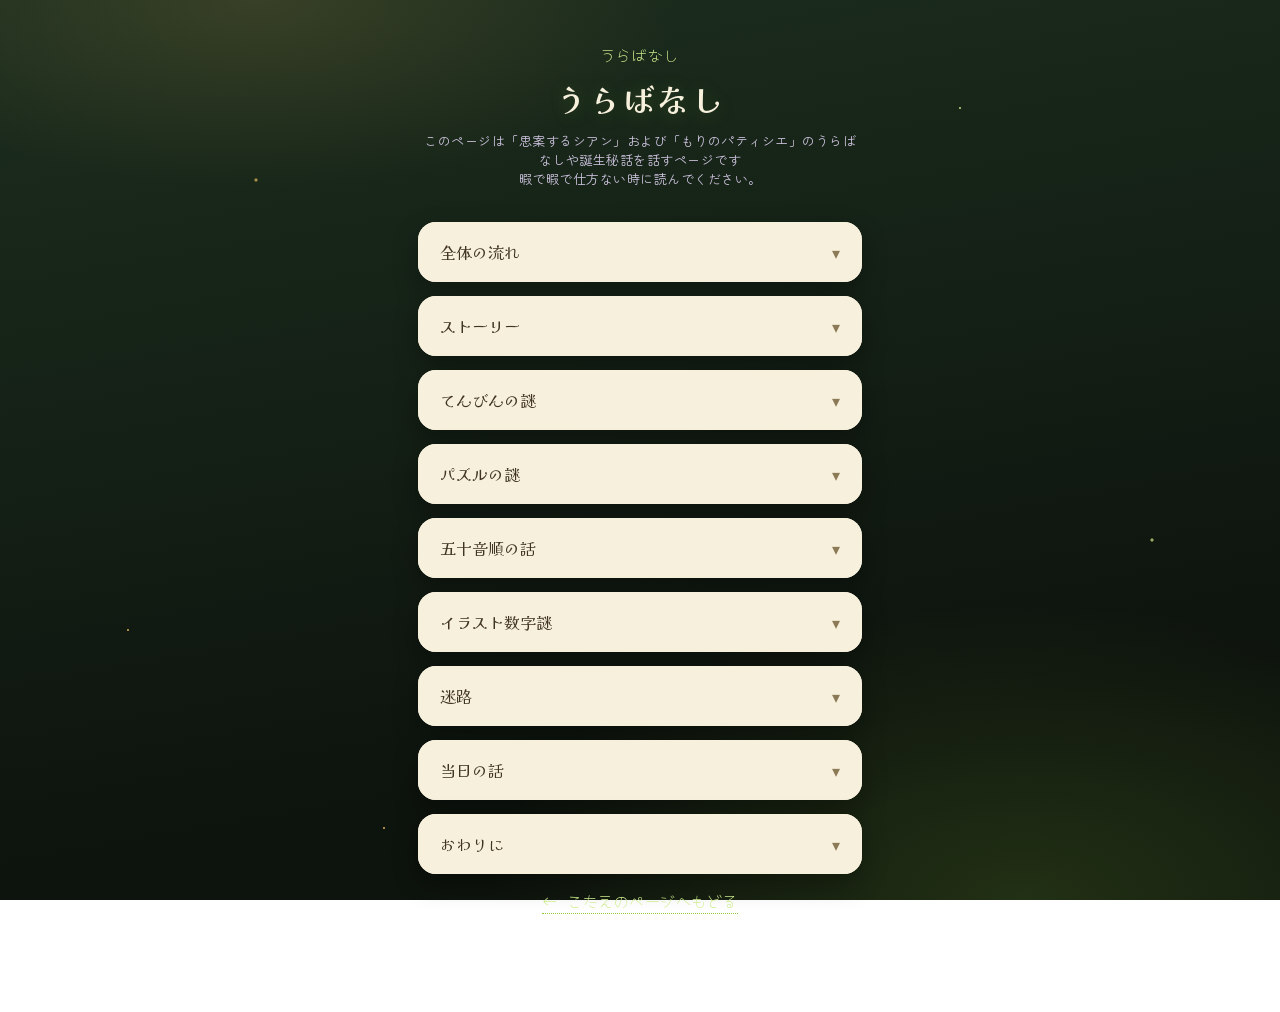
<file: behind/index.html>
<!DOCTYPE html>
<html lang="ja">
<head>
<meta charset="UTF-8">
<meta name="viewport" content="width=device-width, initial-scale=1.0">
<meta name="theme-color" content="#10160c">
<title>うらばなし</title>
<link rel="stylesheet" href="../style.css">
</head>
<body>

<div class="wrap">
  <header class="masthead">
    <span class="tag">うらばなし</span>
    <h1>うらばなし</h1>
    <p>このページは「思案するシアン」および「もりのパティシエ」のうらばなしや誕生秘話を話すページです</p>
    <p>暇で暇で仕方ない時に読んでください。</p>
  </header>

  <main id="hint-area"></main>

  <div class="nav-link">
    <a href="../index.html">← こたえのページへもどる</a>
  </div>
</div>

<script src="behind-data.js"></script>
<script>
(function () {
  const area = document.getElementById("hint-area");

  // hints[from] 以降を、1段ずつネストしたアコーディオンとして組み立てる
  function buildHintChain(hints, from) {
    if (from >= hints.length) return null;

    const wrap = document.createElement("div");
    wrap.className = "acc-body-inner";

    const p = document.createElement("p");
    p.className = "redact";
    p.innerHTML = hints[from];
    wrap.appendChild(p);

    const rest = buildHintChain(hints, from + 1);
    if (rest) {
      const nested = document.createElement("section");
      nested.className = "accordion nested";

      const nestedHead = document.createElement("button");
      nestedHead.type = "button";
      nestedHead.className = "acc-head";
      nestedHead.innerHTML = `<span>さらにヒントを見る</span><span class="chev">▾</span>`;
      nestedHead.addEventListener("click", () => {
        nested.classList.toggle("open");
      });

      const nestedBody = document.createElement("div");
      nestedBody.className = "acc-body";
      nestedBody.appendChild(rest);

      nested.appendChild(nestedHead);
      nested.appendChild(nestedBody);
      wrap.appendChild(nested);
    }

    return wrap;
  }

  HINTS.forEach((item) => {
    const acc = document.createElement("section");
    acc.className = "accordion";

    const head = document.createElement("button");
    head.type = "button";
    head.className = "acc-head";
    head.innerHTML = `<span>${item.title}</span><span class="chev">▾</span>`;
    head.addEventListener("click", () => {
      acc.classList.toggle("open");
    });

    const body = document.createElement("div");
    body.className = "acc-body";

    const chain = buildHintChain(item.hints || [], 0);
    if (chain) body.appendChild(chain);

    acc.appendChild(head);
    acc.appendChild(body);
    area.appendChild(acc);
  });
})();
</script>
</body>
</html>
</file>
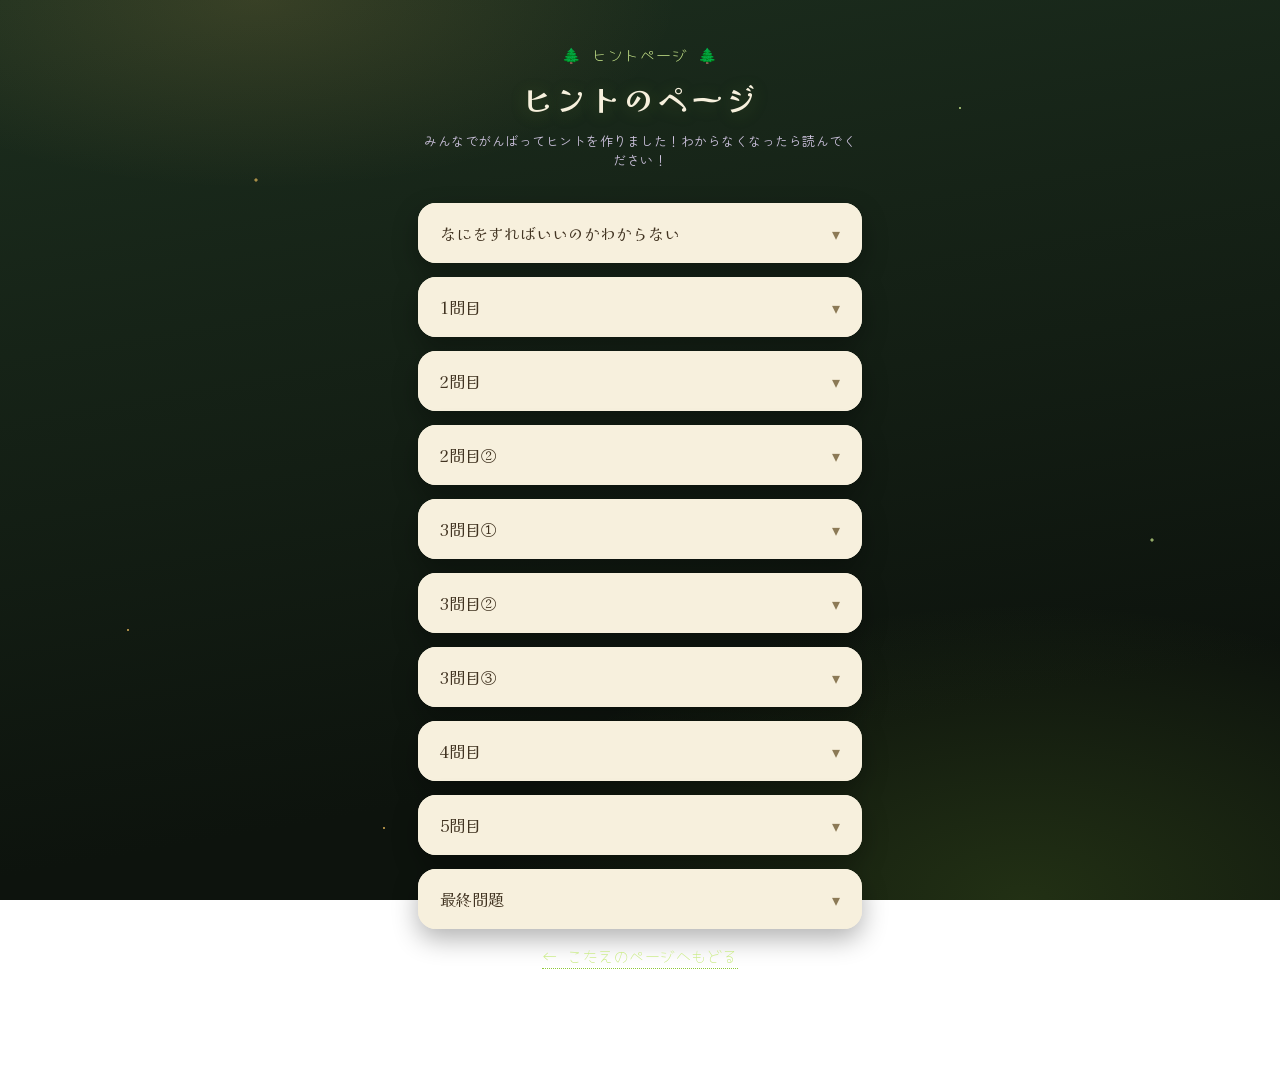
<file: hint/index.html>
<!DOCTYPE html>
<html lang="ja">
<head>
<meta charset="UTF-8">
<meta name="viewport" content="width=device-width, initial-scale=1.0">
<meta name="theme-color" content="#10160c">
<title>ヒントページ</title>
<link rel="stylesheet" href="../style.css">
</head>
<body>

<div class="wrap">
  <header class="masthead">
    <span class="tag">🌲 ヒントページ 🌲</span>
    <h1>ヒントのページ</h1>
    <p>みんなでがんばってヒントを作りました！わからなくなったら読んでください！</p>
  </header>

  <main id="hint-area"></main>

  <div class="nav-link">
    <a href="../index.html">← こたえのページへもどる</a>
  </div>
</div>

<script src="hints-data.js"></script>
<script>
(function () {
  const area = document.getElementById("hint-area");

  // hints[from] 以降を、1段ずつネストしたアコーディオンとして組み立てる
  function buildHintChain(hints, from) {
    if (from >= hints.length) return null;

    const wrap = document.createElement("div");
    wrap.className = "acc-body-inner";

    const p = document.createElement("p");
    p.className = "redact";
    p.innerHTML = hints[from];
    wrap.appendChild(p);

    const rest = buildHintChain(hints, from + 1);
    if (rest) {
      const nested = document.createElement("section");
      nested.className = "accordion nested";

      const nestedHead = document.createElement("button");
      nestedHead.type = "button";
      nestedHead.className = "acc-head";
      nestedHead.innerHTML = `<span>さらにヒントを見る</span><span class="chev">▾</span>`;
      nestedHead.addEventListener("click", () => {
        nested.classList.toggle("open");
      });

      const nestedBody = document.createElement("div");
      nestedBody.className = "acc-body";
      nestedBody.appendChild(rest);

      nested.appendChild(nestedHead);
      nested.appendChild(nestedBody);
      wrap.appendChild(nested);
    }

    return wrap;
  }

  HINTS.forEach((item) => {
    const acc = document.createElement("section");
    acc.className = "accordion";

    const head = document.createElement("button");
    head.type = "button";
    head.className = "acc-head";
    head.innerHTML = `<span>${item.title}</span><span class="chev">▾</span>`;
    head.addEventListener("click", () => {
      acc.classList.toggle("open");
    });

    const body = document.createElement("div");
    body.className = "acc-body";

    const chain = buildHintChain(item.hints || [], 0);
    if (chain) body.appendChild(chain);

    acc.appendChild(head);
    acc.appendChild(body);
    area.appendChild(acc);
  });
})();
</script>
</body>
</html>
</file>
<file: style.css>
@import url("https://fonts.googleapis.com/css2?family=Kaisei+Decol:wght@500;700&family=Zen+Maru+Gothic:wght@400;500;700&family=Yomogi&display=swap");

:root {
  --bg-1: #1c2e1e;
  --bg-2: #0d130d;
  --paper: #f7f0dd;
  --paper-dark: #ecdfb8;
  --ink: #423422;
  --ink-soft: #8c7a56;
  --leaf: #8fc93a;
  --leaf-light: #cdec8e;
  --verified: #6b9c2f;
  --danger: #cf7d6e;
  --gold: #e8b95c;
  --lavender: #b98a4e;
  --serif: "Kaisei Decol", serif;
  --sans: "Zen Maru Gothic", sans-serif;
  --script: "Yomogi", cursive;
}

* { box-sizing: border-box; }

html { scroll-behavior: smooth; }

body {
  margin: 0;
  background:
    radial-gradient(ellipse 55% 35% at 20% 0%, rgba(232, 185, 92, 0.14), transparent 60%),
    radial-gradient(ellipse 70% 55% at 80% 100%, rgba(143, 201, 58, 0.16), transparent 60%),
    linear-gradient(170deg, var(--bg-1), var(--bg-2) 78%);
  background-attachment: fixed;
  color: var(--paper);
  font-family: var(--sans);
  min-height: 100vh;
  padding: 0 0 80px;
}

/* 森にまう蛍の光 */
body::before {
  content: "";
  position: fixed;
  inset: 0;
  pointer-events: none;
  opacity: 0.7;
  z-index: 0;
  background-image:
    radial-gradient(2px 2px at 20% 20%, #e8b95c 60%, transparent 100%),
    radial-gradient(1.5px 1.5px at 75% 12%, #cdec8e 60%, transparent 100%),
    radial-gradient(1.5px 1.5px at 45% 35%, #e8b95c 60%, transparent 100%),
    radial-gradient(2px 2px at 90% 60%, #cdec8e 60%, transparent 100%),
    radial-gradient(1.5px 1.5px at 10% 70%, #e8b95c 60%, transparent 100%),
    radial-gradient(2px 2px at 60% 85%, #cdec8e 60%, transparent 100%),
    radial-gradient(1.5px 1.5px at 30% 92%, #e8b95c 60%, transparent 100%);
  background-repeat: no-repeat;
}

.wrap {
  position: relative;
  z-index: 1;
  max-width: 480px;
  margin: 0 auto;
  padding: 44px 18px calc(20px + env(safe-area-inset-bottom, 0px));
}

/* ---------- ヘッダー ---------- */
.masthead {
  text-align: center;
  margin-bottom: 34px;
}

.masthead .tag {
  font-family: var(--script);
  font-size: 15px;
  letter-spacing: 1px;
  color: var(--leaf-light);
  display: block;
  margin-bottom: 10px;
}

.masthead h1 {
  font-family: var(--serif);
  font-weight: 700;
  font-size: 32px;
  letter-spacing: 2px;
  margin: 0 0 10px;
  color: var(--paper);
  text-shadow: 0 2px 18px rgba(143, 201, 58, 0.25);
}

.masthead p {
  font-size: 13px;
  color: #cfc4e0;
  margin: 0;
  letter-spacing: 0.5px;
}

.masthead .deco {
  color: var(--gold);
  letter-spacing: 8px;
  font-size: 12px;
  display: block;
  margin-top: 14px;
  opacity: 0.8;
}

/* ---------- 進捗トラッカー ---------- */
.progress {
  display: flex;
  justify-content: center;
  gap: 10px;
  margin: 0 0 30px;
  flex-wrap: wrap;
}

.progress .dot {
  width: 32px;
  height: 32px;
  border: 1.5px solid rgba(255, 255, 255, 0.25);
  border-radius: 50%;
  display: flex;
  align-items: center;
  justify-content: center;
  font-family: var(--sans);
  font-weight: 700;
  font-size: 12px;
  color: rgba(255, 255, 255, 0.4);
  transition: all 0.4s ease;
  background: rgba(255, 255, 255, 0.03);
}

.progress .dot.done {
  border-color: var(--leaf);
  color: var(--leaf-light);
  background: rgba(143, 201, 58, 0.16);
}

.progress .dot.current {
  border-color: var(--gold);
  color: var(--gold);
  box-shadow: 0 0 0 4px rgba(240, 196, 109, 0.15);
}

/* ---------- 注意事項カード（巻物ふう） ---------- */
.notice {
  background: var(--paper-dark);
  color: var(--ink);
  border-radius: 18px;
  padding: 22px 22px 20px;
  margin-bottom: 24px;
  position: relative;
  box-shadow: 0 14px 32px rgba(0, 0, 0, 0.35);
  border: 1px dashed #c9b489;
}

.notice::before {
  content: "";
  display: block;
  text-align: center;
  color: var(--leaf);
  font-size: 16px;
  margin-bottom: 8px;
}

.notice h2 {
  font-family: var(--serif);
  font-size: 16px;
  text-align: center;
  margin: 0 0 14px;
  color: var(--ink);
}

.notice ul {
  margin: 0;
  padding: 0;
  list-style: none;
}

.notice li {
  font-size: 13px;
  line-height: 1.8;
  padding-left: 22px;
  position: relative;
  margin-bottom: 8px;
  color: var(--ink);
}

.notice li:last-child { margin-bottom: 0; }

.notice li::before {
  content: "🌿";
  position: absolute;
  left: 0;
  top: 0.5px;
  font-size: 12px;
}

/* ---------- カード（お話のページ） ---------- */
.case {
  background: var(--paper);
  color: var(--ink);
  border-radius: 22px;
  padding: 28px 24px 26px;
  margin-bottom: 26px;
  position: relative;
  box-shadow: 0 18px 40px rgba(0, 0, 0, 0.4), 0 1px 0 rgba(255, 255, 255, 0.5) inset;
  animation: rise 0.5s ease both;
}

@keyframes rise {
  from { opacity: 0; transform: translateY(14px); }
  to   { opacity: 1; transform: translateY(0); }
}

.case::before {
  content: "🌲 · 🍄 · 🌲";
  display: block;
  text-align: center;
  color: var(--leaf);
  font-size: 12px;
  letter-spacing: 3px;
  margin-bottom: 14px;
  opacity: 0.75;
}

.case .label {
  font-family: var(--script);
  font-size: 15px;
  color: var(--verified);
  display: flex;
  justify-content: space-between;
  align-items: center;
  margin-bottom: 12px;
}

.case .label .stamp {
  font-family: var(--sans);
  font-weight: 700;
  font-size: 10px;
  letter-spacing: 1px;
  color: #fff;
  background: var(--verified);
  padding: 4px 11px;
  border-radius: 999px;
  opacity: 0;
  transform: scale(1.5) rotate(-6deg);
  transition: all 0.35s cubic-bezier(0.2, 1.4, 0.4, 1);
}

.case.solved .label .stamp {
  opacity: 1;
  transform: scale(1) rotate(-6deg);
}

.case .question {
  font-family: var(--serif);
  font-size: 18px;
  line-height: 1.85;
  margin: 0 0 22px;
}

.case form {
  display: flex;
  gap: 10px;
}

.case input[type="text"] {
  flex: 1;
  font-family: var(--sans);
  font-size: 15px;
  padding: 13px 16px;
  border: 1.5px solid #e2d3ae;
  border-radius: 999px;
  background: #fffbf2;
  color: var(--ink);
  outline: none;
  transition: border-color 0.2s, box-shadow 0.2s;
}

.case input[type="text"]:focus {
  border-color: var(--leaf);
  box-shadow: 0 0 0 4px rgba(143, 201, 58, 0.18);
}

.case button {
  font-family: var(--sans);
  font-weight: 700;
  font-size: 14px;
  letter-spacing: 0.5px;
  padding: 13px 22px;
  border: none;
  border-radius: 999px;
  background: var(--leaf);
  color: #22350c;
  cursor: pointer;
  transition: background 0.2s, transform 0.1s;
}

.case button:hover { background: var(--leaf-light); }
.case button:active { transform: translateY(1px); }

.case .feedback {
  margin-top: 12px;
  font-size: 13px;
  font-family: var(--sans);
  letter-spacing: 0.3px;
  min-height: 18px;
}

.case .feedback.wrong { color: var(--danger); }
.case .feedback.correct { color: var(--verified); font-weight: 700; }

.case.shake { animation: rise 0.5s ease both, shake 0.4s ease; }
@keyframes shake {
  0%, 100% { transform: translateX(0); }
  20% { transform: translateX(-6px); }
  40% { transform: translateX(5px); }
  60% { transform: translateX(-4px); }
  80% { transform: translateX(3px); }
}

/* 正解画像（ポラロイドふう） */
.reveal {
  margin-top: 20px;
  max-height: 0;
  overflow: hidden;
  transition: max-height 0.6s ease;
}

.reveal .polaroid {
  background: #fff;
  padding: 10px 10px 16px;
  border-radius: 10px;
  box-shadow: 0 10px 24px rgba(0, 0, 0, 0.25);
}

.reveal .polaroid + .polaroid {
  margin-top: 14px;
}

.reveal img {
  width: 100%;
  display: block;
  border-radius: 4px;
  cursor: zoom-in;
}

.reveal .caption {
  font-family: var(--script);
  font-size: 13px;
  color: var(--ink-soft);
  text-align: center;
  margin-top: 8px;
}

/* ---------- 画像の拡大表示（ライトボックス） ---------- */
.lightbox {
  position: fixed;
  inset: 0;
  background: rgba(10, 14, 8, 0.92);
  display: flex;
  align-items: center;
  justify-content: center;
  padding: 24px;
  opacity: 0;
  visibility: hidden;
  transition: opacity 0.25s ease;
  z-index: 100;
}

.lightbox.open {
  opacity: 1;
  visibility: visible;
}

.lightbox img {
  max-width: 100%;
  max-height: 100%;
  border-radius: 6px;
  box-shadow: 0 20px 60px rgba(0, 0, 0, 0.6);
}

.lightbox-close {
  position: absolute;
  top: max(18px, env(safe-area-inset-top, 0px));
  right: 18px;
  width: 40px;
  height: 40px;
  border-radius: 50%;
  border: 1.5px solid rgba(255, 255, 255, 0.3);
  background: rgba(0, 0, 0, 0.3);
  color: var(--paper);
  font-size: 16px;
  cursor: pointer;
}

.case.solved input,
.case.solved button {
  opacity: 0.45;
  pointer-events: none;
}

/* ---------- 完了メッセージ ---------- */
.finale {
  text-align: center;
  padding: 36px 20px;
  animation: rise 0.6s ease both;
}

.finale .tag {
  font-family: var(--script);
  font-size: 15px;
  letter-spacing: 2px;
  color: var(--gold);
}

.finale h2 {
  font-family: var(--serif);
  font-size: 24px;
  margin: 10px 0;
  color: var(--paper);
}

.finale p {
  color: #cfc4e0;
  font-size: 14px;
}

/* ---------- 合言葉ゲート ---------- */
.passgate {
  margin-top: 8px;
  padding: 22px 20px;
  border-radius: 20px;
  border: 1.5px dashed rgba(185, 163, 221, 0.5);
  background: rgba(255, 255, 255, 0.04);
  text-align: center;
}

.passgate-label {
  font-family: var(--script);
  font-size: 15px;
  letter-spacing: 0.5px;
  color: var(--lavender);
  margin: 0 0 12px;
}

.passgate form {
  display: flex;
  gap: 8px;
}

.passgate input[type="text"] {
  flex: 1;
  font-family: var(--sans);
  font-size: 14px;
  padding: 12px 15px;
  border: 1.5px solid rgba(185, 163, 221, 0.4);
  border-radius: 999px;
  background: rgba(255, 255, 255, 0.06);
  color: var(--paper);
  outline: none;
  transition: border-color 0.2s, box-shadow 0.2s;
}

.passgate input[type="text"]::placeholder { color: #8f83a8; }

.passgate input[type="text"]:focus {
  border-color: var(--lavender);
  box-shadow: 0 0 0 4px rgba(185, 163, 221, 0.18);
}

.passgate button {
  font-family: var(--sans);
  font-weight: 700;
  font-size: 14px;
  padding: 12px 20px;
  border: 1.5px solid var(--lavender);
  border-radius: 999px;
  background: transparent;
  color: var(--lavender);
  cursor: pointer;
  transition: background 0.2s, color 0.2s;
}

.passgate button:hover { background: var(--lavender); color: #241a3d; }

.passgate .feedback { margin-top: 12px; margin-bottom: 0; }
.passgate .feedback.correct { color: var(--leaf-light); font-weight: 700; }
.passgate .feedback.wrong { color: var(--danger); }

/* ---------- ナビ / フッター ---------- */
.nav-link {
  display: block;
  text-align: center;
  margin: 8px auto 0;
}

.nav-link a {
  color: var(--leaf-light);
  font-family: var(--script);
  font-size: 15px;
  letter-spacing: 0.5px;
  text-decoration: none;
  border-bottom: 1px dotted var(--leaf);
  padding-bottom: 2px;
}

.nav-link a:hover { color: var(--paper); }

/* ============================================================
   ヒントページ（アコーディオン）
   ============================================================ */
.accordion {
  border-radius: 18px;
  overflow: hidden;
  margin-bottom: 14px;
  background: var(--paper);
  box-shadow: 0 10px 26px rgba(0, 0, 0, 0.3);
}

.accordion .acc-head {
  width: 100%;
  display: flex;
  justify-content: space-between;
  align-items: center;
  gap: 12px;
  background: var(--paper);
  color: var(--ink);
  border: none;
  padding: 18px 22px;
  cursor: pointer;
  text-align: left;
  font-family: var(--serif);
  font-size: 16px;
}

.accordion .acc-head .num {
  font-family: var(--script);
  font-size: 14px;
  color: var(--verified);
  margin-right: 8px;
}

.accordion .acc-head .chev {
  color: var(--ink-soft);
  transition: transform 0.3s ease;
  flex-shrink: 0;
}

.accordion.open .acc-head .chev { transform: rotate(180deg); }

.accordion .acc-body {
  max-height: 0;
  overflow: hidden;
  transition: max-height 0.4s ease;
  background: var(--paper-dark);
}

.accordion.open .acc-body {
  max-height: 800px;
}

.acc-body-inner {
  padding: 4px 22px 20px;
}

.hint-row {
  display: flex;
  align-items: flex-start;
  gap: 10px;
  padding: 12px 0;
  border-top: 1px dashed #d2bd8e;
}

.hint-row .hnum {
  font-family: var(--script);
  font-size: 13px;
  color: var(--ink-soft);
  padding-top: 2px;
  flex-shrink: 0;
  width: 52px;
}

.redact {
  flex: 1;
  font-size: 14px;
  line-height: 1.8;
  color: var(--ink);
}

.acc-body-inner .qtext {
  font-size: 13px;
  color: var(--ink-soft);
  padding-bottom: 10px;
  line-height: 1.8;
  font-family: var(--serif);
}

@media (max-width: 480px) {
  .masthead h1 { font-size: 26px; letter-spacing: 1px; }
  .case { padding: 24px 18px 22px; }
  .case form { flex-direction: column; }
  .case button { width: 100%; }
}
</file>
